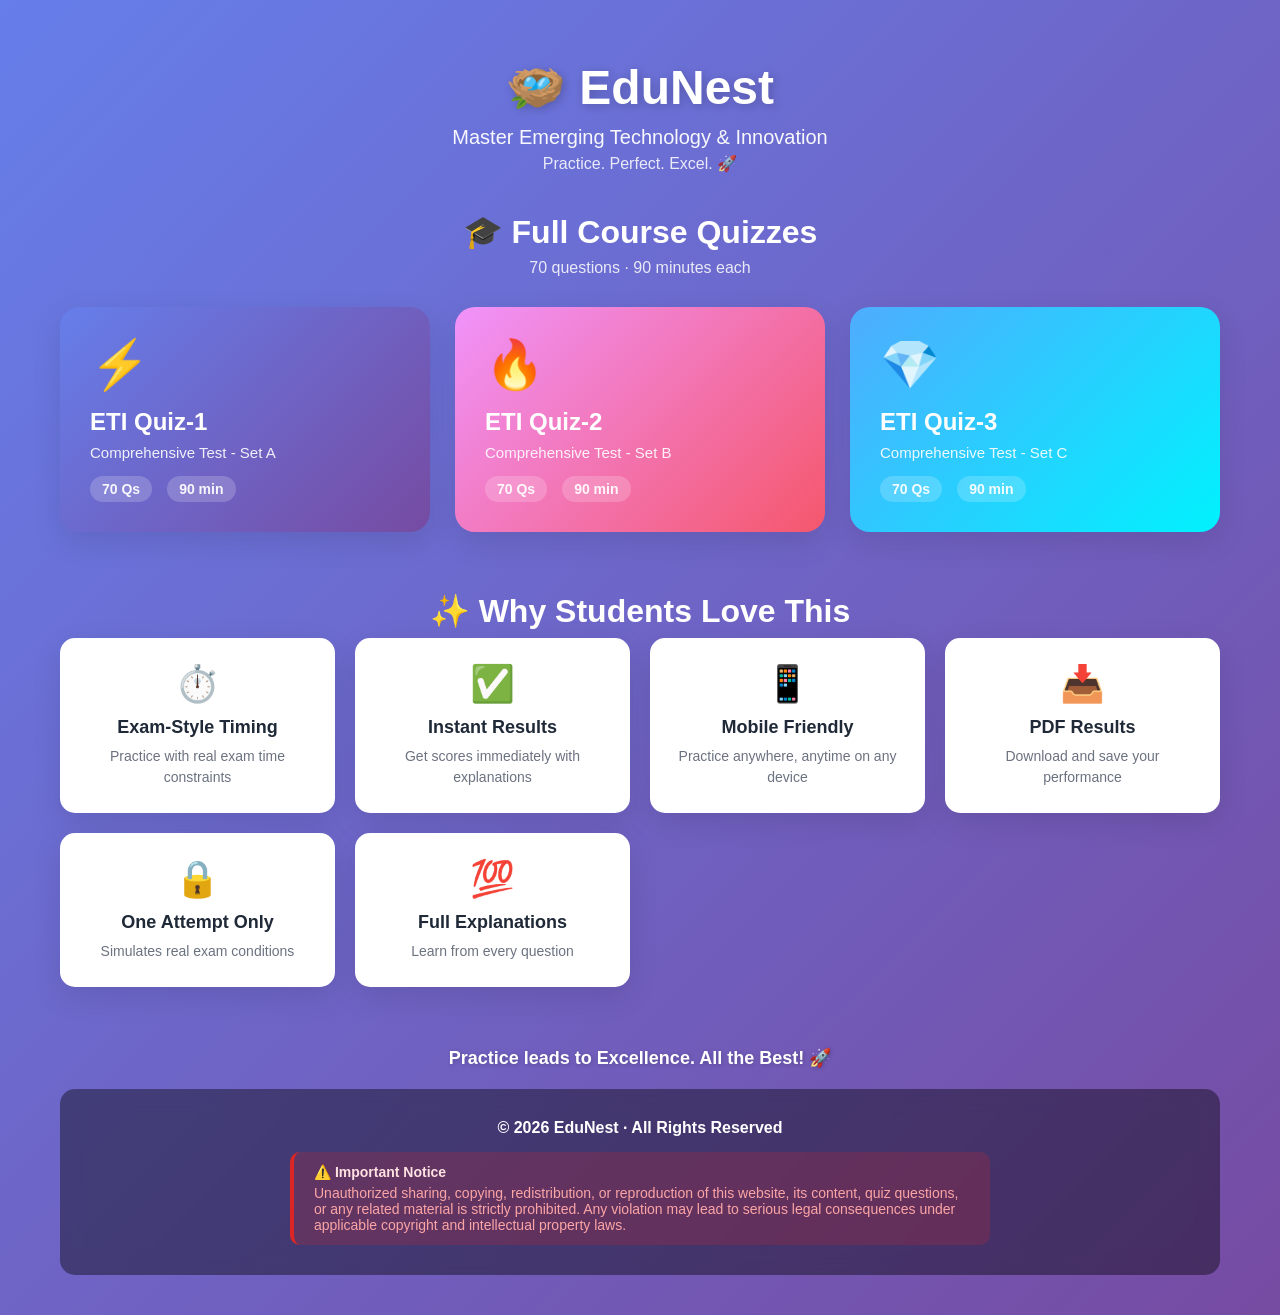
<file: index.html>
<!DOCTYPE html>
<html lang="en">
<head>
    <meta charset="UTF-8">
    <meta name="viewport" content="width=device-width, initial-scale=1.0">
    <title>EduNest - Ace Your Exams</title>
    <link rel="stylesheet" href="styles.css">
    <style>
        .tagline-banner {
            text-align: center;
            color: white;
            font-size: 18px;
            font-weight: 600;
            margin-top: 40px;
            margin-bottom: 20px;
            text-shadow: 1px 1px 4px rgba(0,0,0,0.2);
        }
        .copyright-footer {
            background: rgba(0, 0, 0, 0.4);
            color: white;
            padding: 30px 20px;
            border-radius: 15px;
            text-align: center;
            backdrop-filter: blur(10px);
        }
        .copyright-footer .copyright-text {
            font-size: 16px;
            font-weight: 600;
            margin-bottom: 15px;
        }
        .copyright-footer .warning-text {
            font-size: 14px;
            color: #FCA5A5;
            background: rgba(220, 38, 38, 0.2);
            padding: 12px 20px;
            border-radius: 10px;
            border-left: 4px solid #DC2626;
            margin: 0 auto;
            max-width: 700px;
            text-align: left;
        }
        .copyright-footer .warning-text strong {
            color: #FEE2E2;
            display: block;
            margin-bottom: 5px;
        }
    </style>
</head>
<body>
    <div class="hero">
        <div class="hero-content">
            <h1 class="hero-title">🪺 EduNest</h1>
            <p class="hero-subtitle">Master Emerging Technology & Innovation</p>
            <p class="hero-description">Practice. Perfect. Excel. 🚀</p>
        </div>
    </div>

    <div class="container">

        <section class="quiz-section">
            <h2 class="section-title">🎓 Full Course Quizzes</h2>
            <p class="section-subtitle">70 questions · 90 minutes each</p>
            
            <div class="quiz-grid">
                <a href="combined1.html" class="quiz-card card-gradient-1">
                    <div class="quiz-icon">⚡</div>
                    <h3>ETI Quiz-1</h3>
                    <p>Comprehensive Test - Set A</p>
                    <div class="quiz-meta">
                        <span>70 Qs</span>
                        <span>90 min</span>
                    </div>
                </a>

                <a href="combined2.html" class="quiz-card card-gradient-2">
                    <div class="quiz-icon">🔥</div>
                    <h3>ETI Quiz-2</h3>
                    <p>Comprehensive Test - Set B</p>
                    <div class="quiz-meta">
                        <span>70 Qs</span>
                        <span>90 min</span>
                    </div>
                </a>

                <a href="combined3.html" class="quiz-card card-gradient-3">
                    <div class="quiz-icon">💎</div>
                    <h3>ETI Quiz-3</h3>
                    <p>Comprehensive Test - Set C</p>
                    <div class="quiz-meta">
                        <span>70 Qs</span>
                        <span>90 min</span>
                    </div>
                </a>
            </div>
        </section>

        <section class="features-section">
            <h2 class="section-title">✨ Why Students Love This</h2>
            
            <div class="features-grid">
                <div class="feature-box">
                    <div class="feature-emoji">⏱️</div>
                    <h4>Exam-Style Timing</h4>
                    <p>Practice with real exam time constraints</p>
                </div>

                <div class="feature-box">
                    <div class="feature-emoji">✅</div>
                    <h4>Instant Results</h4>
                    <p>Get scores immediately with explanations</p>
                </div>

                <div class="feature-box">
                    <div class="feature-emoji">📱</div>
                    <h4>Mobile Friendly</h4>
                    <p>Practice anywhere, anytime on any device</p>
                </div>

                <div class="feature-box">
                    <div class="feature-emoji">📥</div>
                    <h4>PDF Results</h4>
                    <p>Download and save your performance</p>
                </div>

                <div class="feature-box">
                    <div class="feature-emoji">🔒</div>
                    <h4>One Attempt Only</h4>
                    <p>Simulates real exam conditions</p>
                </div>

                <div class="feature-box">
                    <div class="feature-emoji">💯</div>
                    <h4>Full Explanations</h4>
                    <p>Learn from every question</p>
                </div>
            </div>
        </section>

        <div class="tagline-banner">
            Practice leads to Excellence. All the Best! 🚀
        </div>

        <footer class="copyright-footer">
            <div class="copyright-text">
                © 2026 EduNest · All Rights Reserved
            </div>
            <div class="warning-text">
                <strong>⚠️ Important Notice</strong>
                Unauthorized sharing, copying, redistribution, or reproduction of this website, its content, quiz questions, or any related material is strictly prohibited. Any violation may lead to serious legal consequences under applicable copyright and intellectual property laws.
            </div>
        </footer>
    </div>

    <script src="app.js"></script>
</body>
</html>
</file>
<file: styles.css>
/* Modern, Shareable Design for ETI Quiz Hub */

* {
    margin: 0;
    padding: 0;
    box-sizing: border-box;
}

:root {
    --purple: #8B5CF6;
    --blue: #3B82F6;
    --green: #10B981;
    --orange: #F59E0B;
    --pink: #EC4899;
    --dark: #1F2937;
    --light: #F9FAFB;
    --shadow: 0 10px 30px rgba(0,0,0,0.1);
}

body {
    font-family: -apple-system, BlinkMacSystemFont, 'Segoe UI', Roboto, Oxygen, Ubuntu, Cantarell, sans-serif;
    background: linear-gradient(135deg, #667eea 0%, #764ba2 100%);
    min-height: 100vh;
    padding-bottom: 40px;
}

/* Hero Section */
.hero {
    text-align: center;
    padding: 60px 20px 40px;
    color: white;
}

.hero-title {
    font-size: 48px;
    font-weight: 800;
    margin-bottom: 10px;
    text-shadow: 2px 2px 10px rgba(0,0,0,0.2);
    animation: fadeInDown 0.8s ease;
}

.hero-subtitle {
    font-size: 20px;
    opacity: 0.95;
    margin-bottom: 5px;
    animation: fadeInUp 1s ease;
}

.hero-description {
    font-size: 16px;
    opacity: 0.85;
    animation: fadeInUp 1.2s ease;
}

/* Container */
.container {
    max-width: 1200px;
    margin: 0 auto;
    padding: 0 20px;
}

/* Section Titles */
.quiz-section {
    margin-bottom: 60px;
}

.section-title {
    font-size: 32px;
    font-weight: 700;
    color: white;
    margin-bottom: 8px;
    text-align: center;
}

.section-subtitle {
    text-align: center;
    color: rgba(255,255,255,0.85);
    margin-bottom: 30px;
    font-size: 16px;
}

/* Quiz Grid */
.quiz-grid {
    display: grid;
    grid-template-columns: repeat(auto-fit, minmax(280px, 1fr));
    gap: 25px;
}

/* Quiz Cards - Unique Gradients */
.quiz-card {
    display: block;
    padding: 30px;
    border-radius: 20px;
    text-decoration: none;
    color: white;
    transition: all 0.3s cubic-bezier(0.4, 0, 0.2, 1);
    box-shadow: var(--shadow);
    position: relative;
    overflow: hidden;
}

.quiz-card::before {
    content: '';
    position: absolute;
    top: 0;
    left: 0;
    right: 0;
    bottom: 0;
    background: rgba(255,255,255,0.1);
    opacity: 0;
    transition: opacity 0.3s;
}

.quiz-card:hover::before {
    opacity: 1;
}

.quiz-card:hover {
    transform: translateY(-8px) scale(1.02);
    box-shadow: 0 20px 40px rgba(0,0,0,0.2);
}

.card-purple { background: linear-gradient(135deg, #8B5CF6 0%, #7C3AED 100%); }
.card-blue { background: linear-gradient(135deg, #3B82F6 0%, #2563EB 100%); }
.card-green { background: linear-gradient(135deg, #10B981 0%, #059669 100%); }
.card-orange { background: linear-gradient(135deg, #F59E0B 0%, #D97706 100%); }
.card-pink { background: linear-gradient(135deg, #EC4899 0%, #DB2777 100%); }

.card-gradient-1 { background: linear-gradient(135deg, #667eea 0%, #764ba2 100%); }
.card-gradient-2 { background: linear-gradient(135deg, #f093fb 0%, #f5576c 100%); }
.card-gradient-3 { background: linear-gradient(135deg, #4facfe 0%, #00f2fe 100%); }

.quiz-icon {
    font-size: 48px;
    margin-bottom: 15px;
}

.quiz-card h3 {
    font-size: 24px;
    font-weight: 700;
    margin-bottom: 8px;
}

.quiz-card p {
    font-size: 15px;
    opacity: 0.9;
    margin-bottom: 15px;
}

.quiz-meta {
    display: flex;
    gap: 15px;
    font-size: 14px;
    font-weight: 600;
    opacity: 0.95;
}

.quiz-meta span {
    background: rgba(255,255,255,0.2);
    padding: 5px 12px;
    border-radius: 20px;
}

/* Feature Card */
.feature-card {
    display: flex;
    align-items: center;
    gap: 20px;
    padding: 25px 30px;
    background: white;
    border-radius: 15px;
    text-decoration: none;
    color: var(--dark);
    box-shadow: var(--shadow);
    transition: all 0.3s;
}

.feature-card:hover {
    transform: translateX(10px);
    box-shadow: 0 15px 35px rgba(0,0,0,0.15);
}

.feature-icon {
    font-size: 40px;
}

.feature-content h3 {
    font-size: 20px;
    margin-bottom: 5px;
    color: var(--dark);
}

.feature-content p {
    color: #6B7280;
    font-size: 14px;
}

.arrow {
    font-size: 24px;
    margin-left: auto;
    color: var(--purple);
}

/* Features Grid */
.features-section {
    margin-bottom: 60px;
}

.features-grid {
    display: grid;
    grid-template-columns: repeat(auto-fit, minmax(250px, 1fr));
    gap: 20px;
}

.feature-box {
    background: white;
    padding: 25px;
    border-radius: 15px;
    text-align: center;
    box-shadow: var(--shadow);
    transition: transform 0.3s;
}

.feature-box:hover {
    transform: translateY(-5px);
}

.feature-emoji {
    font-size: 36px;
    margin-bottom: 12px;
}

.feature-box h4 {
    font-size: 18px;
    margin-bottom: 8px;
    color: var(--dark);
}

.feature-box p {
    color: #6B7280;
    font-size: 14px;
    line-height: 1.5;
}

/* Share Section */
.share-section {
    text-align: center;
    background: white;
    padding: 40px 30px;
    border-radius: 20px;
    box-shadow: var(--shadow);
    margin-bottom: 40px;
}

.share-section h2 {
    font-size: 28px;
    margin-bottom: 10px;
    color: var(--dark);
}

.share-section p {
    color: #6B7280;
    margin-bottom: 25px;
}

.share-buttons {
    display: flex;
    gap: 15px;
    justify-content: center;
    flex-wrap: wrap;
}

.share-btn {
    padding: 15px 35px;
    border: none;
    border-radius: 30px;
    font-size: 16px;
    font-weight: 600;
    cursor: pointer;
    transition: all 0.3s;
    box-shadow: 0 5px 15px rgba(0,0,0,0.1);
}

.share-btn.whatsapp {
    background: #25D366;
    color: white;
}

.share-btn.whatsapp:hover {
    background: #20BA5A;
    transform: scale(1.05);
}

.share-btn.copy {
    background: var(--purple);
    color: white;
}

.share-btn.copy:hover {
    background: #7C3AED;
    transform: scale(1.05);
}

/* Footer */
.footer {
    text-align: center;
    color: white;
    padding: 30px 20px;
}

.footer p {
    margin-bottom: 8px;
    font-size: 16px;
}

.footer-note {
    opacity: 0.85;
    font-size: 14px;
}

/* Animations */
@keyframes fadeInDown {
    from {
        opacity: 0;
        transform: translateY(-30px);
    }
    to {
        opacity: 1;
        transform: translateY(0);
    }
}

@keyframes fadeInUp {
    from {
        opacity: 0;
        transform: translateY(30px);
    }
    to {
        opacity: 1;
        transform: translateY(0);
    }
}

/* Mobile Responsive */
@media (max-width: 768px) {
    .hero-title {
        font-size: 36px;
    }

    .section-title {
        font-size: 26px;
    }

    .quiz-grid {
        grid-template-columns: 1fr;
    }

    .features-grid {
        grid-template-columns: 1fr;
    }

    .share-buttons {
        flex-direction: column;
    }

    .share-btn {
        width: 100%;
    }

    .feature-card {
        flex-direction: column;
        text-align: center;
    }

    .arrow {
        margin-left: 0;
        margin-top: 10px;
    }
}

/* Quiz Page Styles */
.quiz-container {
    max-width: 900px;
    margin: 40px auto;
    padding: 0 20px;
}

.quiz-header {
    background: white;
    padding: 25px 30px;
    border-radius: 15px;
    box-shadow: var(--shadow);
    margin-bottom: 30px;
}

.quiz-header h1 {
    color: var(--dark);
    margin-bottom: 10px;
    font-size: 28px;
}

.quiz-info {
    display: flex;
    justify-content: space-between;
    align-items: center;
    flex-wrap: wrap;
    gap: 15px;
    color: #6B7280;
}

.timer {
    font-size: 32px;
    font-weight: 700;
    color: #EF4444;
}

.timer.warning {
    animation: pulse 1s infinite;
}

@keyframes pulse {
    0%, 100% { opacity: 1; }
    50% { opacity: 0.6; }
}

.question-container {
    background: white;
    padding: 30px;
    border-radius: 15px;
    box-shadow: var(--shadow);
    margin-bottom: 25px;
    min-height: 400px;
}

.question-number {
    font-size: 14px;
    color: var(--purple);
    font-weight: 600;
    margin-bottom: 15px;
}

.question-text {
    font-size: 20px;
    color: var(--dark);
    margin-bottom: 25px;
    line-height: 1.6;
    font-weight: 500;
}

.options {
    display: flex;
    flex-direction: column;
    gap: 12px;
}

.option {
    padding: 18px 20px;
    background: var(--light);
    border: 2px solid #E5E7EB;
    border-radius: 12px;
    cursor: pointer;
    transition: all 0.2s;
    font-size: 16px;
    display: flex;
    align-items: start;
}

.option:hover {
    border-color: var(--purple);
    background: #F3F4F6;
}

.option input[type="radio"] {
    margin-right: 12px;
    margin-top: 2px;
    cursor: pointer;
    width: 18px;
    height: 18px;
}

.option.selected {
    border-color: var(--purple);
    background: #EDE9FE;
}

.option.correct {
    border-color: var(--green);
    background: #ECFDF5;
}

.option.incorrect {
    border-color: #EF4444;
    background: #FEF2F2;
}

.explanation {
    display: none;
    margin-top: 20px;
    padding: 20px;
    background: #EFF6FF;
    border-left: 4px solid var(--blue);
    border-radius: 8px;
}

.explanation.show {
    display: block;
}

.explanation strong {
    color: var(--dark);
    display: block;
    margin-bottom: 8px;
}

.nav-buttons {
    display: flex;
    justify-content: space-between;
    gap: 15px;
    margin-top: 25px;
}

.btn {
    padding: 14px 28px;
    border: none;
    border-radius: 30px;
    font-size: 16px;
    font-weight: 600;
    cursor: pointer;
    transition: all 0.3s;
    box-shadow: 0 5px 15px rgba(0,0,0,0.1);
}

.btn-primary {
    background: var(--purple);
    color: white;
}

.btn-primary:hover:not(:disabled) {
    background: #7C3AED;
    transform: scale(1.05);
}

.btn-secondary {
    background: white;
    color: var(--dark);
    border: 2px solid #E5E7EB;
}

.btn-secondary:hover:not(:disabled) {
    border-color: var(--purple);
    color: var(--purple);
}

.btn:disabled {
    opacity: 0.5;
    cursor: not-allowed;
}

.results-container {
    background: white;
    padding: 40px;
    border-radius: 15px;
    box-shadow: var(--shadow);
    text-align: center;
}

.score-display {
    font-size: 64px;
    font-weight: 800;
    color: var(--purple);
    margin: 20px 0;
}

.percentage {
    font-size: 32px;
    color: #6B7280;
    margin-bottom: 30px;
}

.download-btn {
    background: var(--green);
    color: white;
    padding: 16px 40px;
    border: none;
    border-radius: 30px;
    font-size: 18px;
    font-weight: 600;
    cursor: pointer;
    box-shadow: 0 10px 25px rgba(16, 185, 129, 0.3);
    transition: all 0.3s;
    margin: 20px 0;
}

.download-btn:hover {
    background: #059669;
    transform: scale(1.05);
}

.modal {
    display: none;
    position: fixed;
    top: 0;
    left: 0;
    width: 100%;
    height: 100%;
    background: rgba(0,0,0,0.7);
    z-index: 1000;
    align-items: center;
    justify-content: center;
}

.modal.show {
    display: flex;
}

.modal-content {
    background: white;
    padding: 35px;
    border-radius: 20px;
    max-width: 450px;
    width: 90%;
    text-align: center;
    box-shadow: 0 20px 60px rgba(0,0,0,0.3);
}

.modal-content h2 {
    color: var(--dark);
    margin-bottom: 15px;
}

.modal-content p {
    color: #6B7280;
    margin-bottom: 25px;
}

.modal-content input {
    width: 100%;
    padding: 14px;
    border: 2px solid #E5E7EB;
    border-radius: 10px;
    font-size: 16px;
    margin-bottom: 20px;
}

.modal-content input:focus {
    outline: none;
    border-color: var(--purple);
}

@media (max-width: 768px) {
    .quiz-container {
        padding: 0 15px;
    }

    .quiz-header {
        padding: 20px;
    }

    .quiz-info {
        flex-direction: column;
    }

    .timer {
        font-size: 28px;
    }

    .question-container {
        padding: 20px;
    }

    .question-text {
        font-size: 18px;
    }

    .nav-buttons {
        flex-direction: column;
    }

    .btn {
        width: 100%;
    }

    .score-display {
        font-size: 48px;
    }

    .percentage {
        font-size: 24px;
    }

    .results-container {
        padding: 30px 20px;
    }
}
</file>
